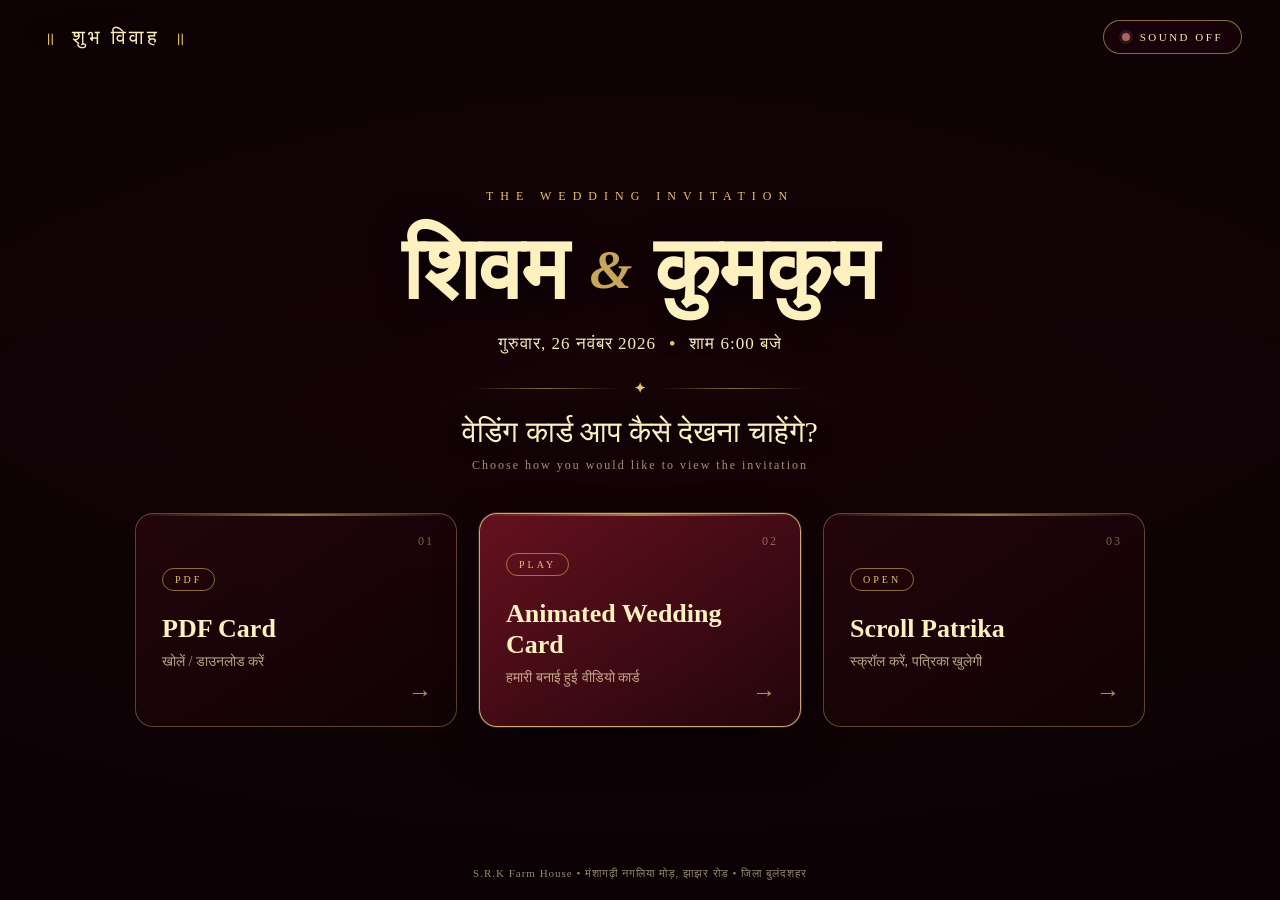
<file: index.html>
<!DOCTYPE html>
<html lang="hi">
<head>
  <meta charset="UTF-8">
  <meta name="viewport" content="width=device-width, initial-scale=1.0">
  <title>शुभ विवाह | Shivam & Kumkum</title>
  <link rel="icon" href="data:,">
  <link rel="stylesheet" href="styles.css?v=6">
</head>
<body>
  <video id="bgVideo" class="bg-video" autoplay muted loop playsinline preload="auto">
    <source src="assets/background.mp4?v=3" type="video/mp4">
  </video>
  <div class="overlay" aria-hidden="true"></div>

  <header class="topbar">
    <div class="monogram"><span>॥</span> शुभ विवाह <span>॥</span></div>
    <button id="soundBtn" class="sound-btn" type="button" aria-pressed="false">
      <span class="sound-dot" aria-hidden="true"></span>
      <span id="soundLabel">SOUND OFF</span>
    </button>
  </header>

  <main class="stage">
    <section class="hero">
      <p class="eyebrow">THE WEDDING INVITATION</p>
      <h1><span>शिवम</span><i>&</i><span>कुमकुम</span></h1>
      <p class="date-line">गुरुवार, 26 नवंबर 2026 <b>•</b> शाम 6:00 बजे</p>
      <div class="divider"><span></span><b>✦</b><span></span></div>
      <h2>वेडिंग कार्ड आप कैसे देखना चाहेंगे?</h2>
      <p class="hint">Choose how you would like to view the invitation</p>

      <div class="options">
        <button class="option" type="button" data-action="pdf">
          <span class="option-no">01</span>
          <span class="option-icon">PDF</span>
          <span class="option-title">PDF Card</span>
          <span class="option-sub">खोलें / डाउनलोड करें</span>
          <span class="option-arrow">→</span>
        </button>

        <button class="option featured" type="button" data-action="video">
          <span class="option-no">02</span>
          <span class="option-icon">PLAY</span>
          <span class="option-title">Animated Wedding Card</span>
          <span class="option-sub">हमारी बनाई हुई वीडियो कार्ड</span>
          <span class="option-arrow">→</span>
        </button>

        <button class="option" type="button" data-action="patrika">
          <span class="option-no">03</span>
          <span class="option-icon">OPEN</span>
          <span class="option-title">Scroll Patrika</span>
          <span class="option-sub">स्क्रॉल करें, पत्रिका खुलेगी</span>
          <span class="option-arrow">→</span>
        </button>
      </div>
    </section>
  </main>

  <footer class="footer">S.R.K Farm House • मंशागढ़ी नगलिया मोड़, झाझर रोड • जिला बुलंदशहर</footer>

  <div id="videoModal" class="modal" hidden>
    <div class="modal-backdrop" data-close></div>
    <div class="modal-box" role="dialog" aria-modal="true" aria-label="Animated Wedding Card">
      <button class="modal-close" type="button" data-close aria-label="Close">✕</button>
      <div class="modal-title">Animated Wedding Card</div>
      <video id="cardVideo" controls playsinline preload="auto">
        <source src="assets/animated-wedding-card.mp4?v=2" type="video/mp4">
      </video>
    </div>
  </div>

  <div id="pdfModal" class="modal" hidden>
    <div class="modal-backdrop" data-close></div>
    <div class="modal-box pdf-box" role="dialog" aria-modal="true" aria-label="Wedding Invitation PDF">
      <button class="modal-close" type="button" data-close aria-label="Close">✕</button>
      <div class="modal-title">Wedding Invitation PDF</div>
      <div class="pdf-pages">
        <img src="assets/pdf-page-1.png?v=2" alt="Wedding invitation page 1">
        <img src="assets/pdf-page-2.png?v=2" alt="Wedding invitation page 2">
        <img src="assets/pdf-page-3.png?v=2" alt="Wedding invitation page 3">
      </div>
      <a class="pdf-download" href="assets/wedding-card.pdf?v=2" download>DOWNLOAD PDF ↓</a>
    </div>
  </div>

  <div id="toast" class="toast" role="status" aria-live="polite"></div>
  <script src="script.js?v=7"></script>
</body>
</html>
</file>
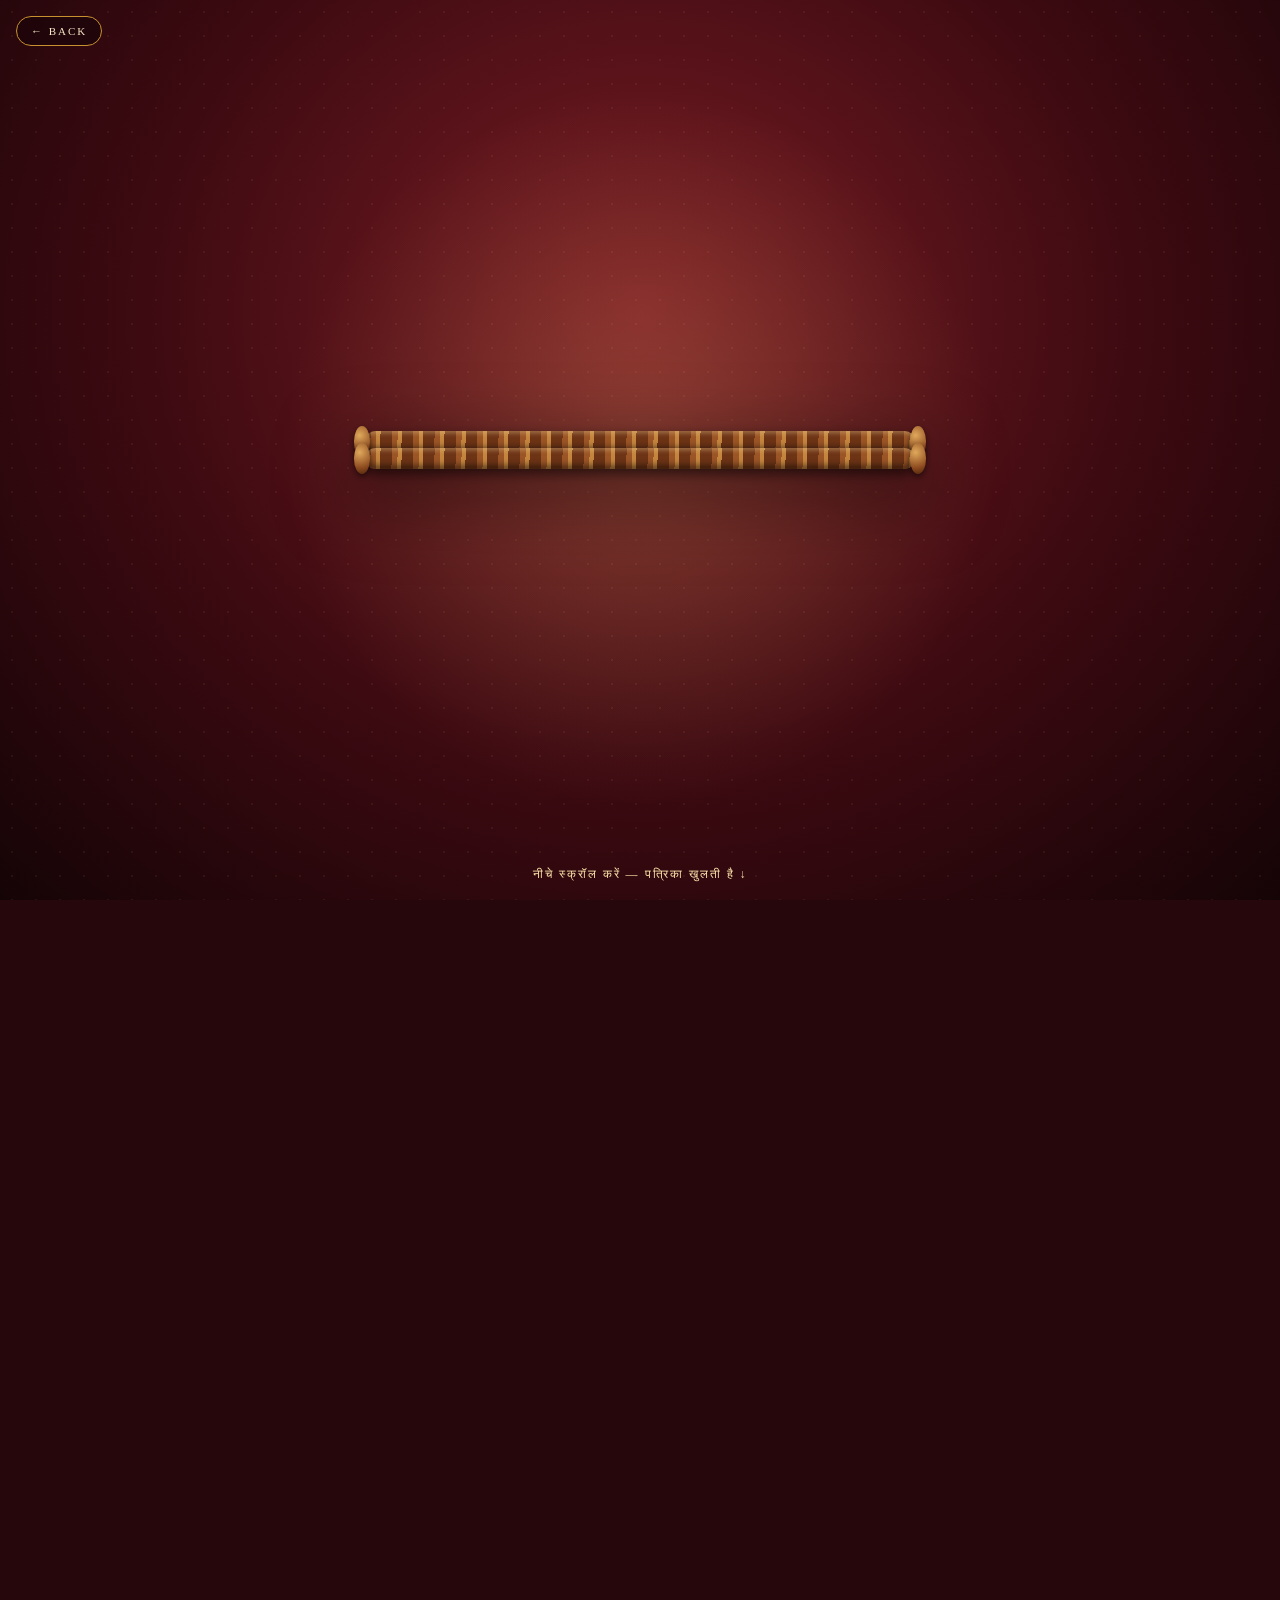
<file: patrika.html>
<!DOCTYPE html>
<html lang="hi">
<head>
<meta charset="UTF-8">
<meta name="viewport" content="width=device-width, initial-scale=1.0">
<title>॥ शुभ विवाह ॥ | Ancient Scroll</title>
<style>
:root{--cream:#f7e8c8;--paper:#efd9ac;--red:#a52a20;--red2:#71150f;--ink:#2b1a12;--gold:#c8912f}
*{margin:0;padding:0;box-sizing:border-box}
html{scroll-behavior:smooth}
body{background:#26070c;color:var(--ink);font-family:Georgia,"Times New Roman",serif;overflow-x:hidden}
.back{position:fixed;top:16px;left:16px;z-index:30;padding:8px 14px;border:1px solid var(--gold);border-radius:999px;background:rgba(30,5,10,.82);color:var(--cream);text-decoration:none;font-size:11px;letter-spacing:2px}
.scroll-root{position:relative;height:640vh}
.stage{position:sticky;top:0;height:100vh;overflow:hidden;display:flex;align-items:center;justify-content:center;flex-direction:column;background:radial-gradient(ellipse at 50% 35%,#7b1d24 0%,#3d0a11 55%,#150406 100%)}
.stage::before{content:"";position:absolute;inset:0;background-image:radial-gradient(rgba(255,220,150,.11) 1px,transparent 1px);background-size:24px 24px;opacity:.55}
.ambient{position:absolute;width:80vmin;height:80vmin;border-radius:50%;background:radial-gradient(circle,rgba(255,205,120,.20),transparent 70%);pointer-events:none}
.scroll-wrap{position:relative;z-index:2;width:min(88vw,620px);display:flex;flex-direction:column;align-items:center;filter:drop-shadow(0 28px 46px rgba(0,0,0,.6))}
.rod{width:108%;height:26px;flex:0 0 auto;position:relative;z-index:4;border-radius:13px;background:repeating-linear-gradient(92deg,#6d3416 0 7px,#9b5526 7px 14px,#c4863f 14px 19px,#6d3416 19px 26px);box-shadow:inset 0 3px 5px rgba(255,220,160,.35),inset 0 -5px 8px rgba(0,0,0,.5),0 6px 14px rgba(0,0,0,.55)}
.rod::before,.rod::after{content:"";position:absolute;top:-6px;width:20px;height:38px;border-radius:50%;background:radial-gradient(circle at 35% 30%,#e0a95c,#8c4a1e 65%,#4b240d);box-shadow:0 3px 8px rgba(0,0,0,.55)}
.rod::before{left:-14px}.rod::after{right:-14px}
.rod.top{margin-bottom:-3px}.rod.bottom{margin-top:-3px}
.parchment{position:relative;width:100%;height:0;overflow:hidden;background:
  radial-gradient(circle at 20% 15%,rgba(160,90,40,.10) 0 2px,transparent 3px),
  radial-gradient(circle at 78% 62%,rgba(160,90,40,.09) 0 2px,transparent 3px),
  repeating-linear-gradient(115deg,rgba(120,70,30,.025) 0 3px,transparent 3px 8px),
  linear-gradient(150deg,var(--cream),var(--paper));
  background-size:29px 29px,37px 37px,auto,auto;border-left:3px solid #6b3d1c;border-right:3px solid #6b3d1c}
.parchment::after{content:"";position:absolute;left:0;right:0;bottom:0;height:20px;background:linear-gradient(rgba(80,40,15,.28),rgba(255,240,200,.08) 65%,rgba(40,15,5,.35));z-index:3;pointer-events:none}
.ink-border{position:absolute;inset:13px;border:3px double var(--red);outline:2px solid var(--ink);outline-offset:5px;pointer-events:none;z-index:2}
.corner{position:absolute;font-size:22px;color:var(--red2);z-index:2}.c1{top:22px;left:24px}.c2{top:22px;right:24px}.c3{bottom:26px;left:24px}.c4{bottom:26px;right:24px}
.content{position:relative;z-index:1;width:100%}
.sec{position:relative;text-align:center;padding:26px 32px 18px;opacity:0}
.sec .orn{color:var(--red);font-size:15px;letter-spacing:9px;margin-bottom:10px}
.sec h1{font-family:"Nirmala UI",serif;color:var(--red2);font-size:clamp(26px,5vw,38px);line-height:1.18}
.sec h2{font-family:"Nirmala UI",serif;color:var(--ink);font-size:clamp(16px,2.8vw,20px);line-height:1.5;font-weight:500}
.sec b{color:var(--red2)}
.tag{font-size:9px;letter-spacing:4px;color:var(--red);font-family:Georgia,serif;line-height:1.4}
.tag+.tag{margin-top:8px}
.tag+h1{margin-top:10px}
.rule{width:72%;height:2px;margin:16px auto;background:linear-gradient(90deg,transparent,var(--gold),transparent)}
.details{padding-top:24px}
.details .when{font-family:"Nirmala UI",serif;font-size:clamp(18px,3.4vw,25px);color:var(--ink);margin:10px 0 8px}
.details .where{font-family:"Nirmala UI",serif;font-size:clamp(14px,2.7vw,19px);color:var(--red2);line-height:1.6}
.names h1{font-size:clamp(32px,6.4vw,52px);letter-spacing:1px}
.names h1 em{font-style:normal;color:var(--gold);font-size:.7em;margin:0 10px}
.names .parents{font-family:"Nirmala UI",serif;font-size:clamp(11px,2.2vw,14px);color:var(--ink);line-height:1.7;margin-top:12px}
.ganesh{padding-bottom:20px}
.ganesh svg{width:min(43vw,195px);height:auto;display:block;margin:12px auto 14px;filter:drop-shadow(0 8px 14px rgba(100,30,10,.35))}
.ganesh .tag{margin-top:0}
.hint{position:fixed;bottom:18px;left:50%;transform:translateX(-50%);z-index:20;color:#ffe6ac;font-family:"Nirmala UI",serif;font-size:12px;letter-spacing:2px;animation:bob 1.7s infinite ease-in-out;transition:opacity .35s}
@keyframes bob{0%,100%{transform:translate(-50%,0)}50%{transform:translate(-50%,7px)}}
@media(max-width:520px){.scroll-root{height:700vh}.sec{padding:22px 22px 14px}.rod{height:22px}}
</style>
</head>
<body>
<a class="back" href="index.html">← BACK</a>
<div class="scroll-root" id="wrap">
  <div class="stage" id="stage">
    <div class="ambient"></div>
    <div class="scroll-wrap" id="scrollWrap">
      <div class="rod top" id="rodTop"></div>
      <div class="parchment" id="paper">
        <div class="ink-border"></div>
        <span class="corner c1">❀</span><span class="corner c2">❀</span>
        <span class="corner c3">❀</span><span class="corner c4">❀</span>
        <div class="content">
          <section class="sec header" id="secHeader">
            <div class="orn">॥ ✦ ॥ ✦ ॥</div>
            <div class="tag">THE WEDDING INVITATION</div>
            <h1>॥ शुभ विवाह ॥</h1>
            <div class="rule"></div>
          </section>

          <section class="sec names" id="secNames">
            <h1>शिवम <em>&</em> कुमकुम</h1>
            <div class="parents">
              सुपुत्र: श्री महेश चंद्र गुप्ता एवं श्रीमती प्रेमलता गुप्ता<br>
              सुपुत्री: श्री मुन्ना लाल गुप्ता एवं श्रीमती तनु गुप्ता
            </div>
            <div class="rule"></div>
          </section>

          <section class="sec details" id="secDetails">
            <div class="tag">WITH LOVE, WE INVITE YOU</div>
            <div class="tag">THE WEDDING CEREMONY</div>
            <div class="when"><b>गुरुवार, 26 नवंबर 2026</b> • शाम 6:00 बजे</div>
            <div class="where"><b>स्थान</b><br>S.R.K Farm House<br>मंशागढ़ी नगलिया मोड़, झाझर रोड<br>जिला - बुलंदशहर</div>
            <div class="rule"></div>
          </section>

          <section class="sec ganesh" id="secGanesh">
            <svg viewBox="0 0 300 300" xmlns="http://www.w3.org/2000/svg">
              <defs>
                <radialGradient id="gBody" cx="36%" cy="28%" r="76%"><stop offset="0" stop-color="#df6047"/><stop offset=".52" stop-color="#a52a20"/><stop offset="1" stop-color="#68150e"/></radialGradient>
                <linearGradient id="gGold" x1="0" y1="0" x2="0" y2="1"><stop offset="0" stop-color="#f6dda0"/><stop offset=".48" stop-color="#c8912f"/><stop offset="1" stop-color="#875916"/></linearGradient>
                <radialGradient id="gBelly" cx="42%" cy="32%" r="70%"><stop offset="0" stop-color="#c85038"/><stop offset="1" stop-color="#7d1b12"/></radialGradient>
                <filter id="soft"><feGaussianBlur stdDeviation="1.6"/></filter>
              </defs>
              <ellipse cx="150" cy="277" rx="84" ry="10" fill="#3d1109" opacity=".30"/>
              <path d="M82 244 C98 230 122 233 136 250 C118 263 92 263 82 244Z" fill="url(#gBody)" stroke="#2b1a12" stroke-width="4"/>
              <path d="M218 244 C202 230 178 233 164 250 C182 263 208 263 218 244Z" fill="url(#gBody)" stroke="#2b1a12" stroke-width="4"/>
              <path d="M88 176 C60 188 52 224 76 240" fill="none" stroke="#2b1a12" stroke-width="22" stroke-linecap="round"/>
              <path d="M88 176 C60 188 52 224 76 240" fill="none" stroke="url(#gBody)" stroke-width="17" stroke-linecap="round"/>
              <path d="M212 176 C240 188 248 224 224 240" fill="none" stroke="#2b1a12" stroke-width="22" stroke-linecap="round"/>
              <path d="M212 176 C240 188 248 224 224 240" fill="none" stroke="url(#gBody)" stroke-width="17" stroke-linecap="round"/>
              <ellipse cx="150" cy="212" rx="88" ry="66" fill="url(#gBody)" stroke="#2b1a12" stroke-width="4"/>
              <ellipse cx="150" cy="224" rx="56" ry="48" fill="url(#gBelly)" opacity=".85"/>
              <ellipse cx="68" cy="118" rx="38" ry="58" fill="url(#gBody)" stroke="#2b1a12" stroke-width="4" transform="rotate(-16 68 118)"/>
              <ellipse cx="68" cy="120" rx="22" ry="38" fill="#7c1c13" opacity=".55" transform="rotate(-16 68 120)"/>
              <ellipse cx="232" cy="118" rx="38" ry="58" fill="url(#gBody)" stroke="#2b1a12" stroke-width="4" transform="rotate(16 232 118)"/>
              <ellipse cx="232" cy="120" rx="22" ry="38" fill="#7c1c13" opacity=".55" transform="rotate(16 232 120)"/>
              <ellipse cx="150" cy="116" rx="84" ry="77" fill="url(#gBody)" stroke="#2b1a12" stroke-width="4"/>
              <ellipse cx="114" cy="139" rx="21" ry="14" fill="#ef8a6d" opacity=".32" filter="url(#soft)"/>
              <ellipse cx="186" cy="139" rx="21" ry="14" fill="#ef8a6d" opacity=".32" filter="url(#soft)"/>
              <path d="M70 62 L80 24 L112 52 L150 6 L188 52 L220 24 L230 62 Q150 46 70 62Z" fill="url(#gGold)" stroke="#2b1a12" stroke-width="4"/>
              <circle cx="150" cy="30" r="7" fill="#a52a20" stroke="#2b1a12" stroke-width="2"/>
              <circle cx="96" cy="48" r="5" fill="#a52a20" stroke="#2b1a12" stroke-width="2"/>
              <circle cx="204" cy="48" r="5" fill="#a52a20" stroke="#2b1a12" stroke-width="2"/>
              <ellipse cx="116" cy="110" rx="15" ry="13" fill="#fff3d2" stroke="#2b1a12" stroke-width="3"/>
              <ellipse cx="184" cy="110" rx="15" ry="13" fill="#fff3d2" stroke="#2b1a12" stroke-width="3"/>
              <circle id="pupL" cx="116" cy="110" r="5" fill="#2b1a12"/>
              <circle id="pupR" cx="184" cy="110" r="5" fill="#2b1a12"/>
              <circle cx="111" cy="105" r="2.6" fill="#fff" opacity=".9"/>
              <circle cx="179" cy="105" r="2.6" fill="#fff" opacity=".9"/>
              <path d="M150 78 L156 92 L150 98 L144 92Z" fill="url(#gGold)" stroke="#2b1a12" stroke-width="1.5"/>
              <path d="M136 156 C126 198 182 204 168 248 C162 270 128 268 124 248" fill="none" stroke="#2b1a12" stroke-width="34" stroke-linecap="round"/>
              <path d="M136 156 C126 198 182 204 168 248 C162 270 128 268 124 248" fill="none" stroke="url(#gBody)" stroke-width="28" stroke-linecap="round"/>
              <path d="M140 168 C134 200 174 206 164 244" fill="none" stroke="#6d160f" stroke-width="2" opacity=".45"/>
              <path d="M170 152 L192 180 L168 176Z" fill="#fff3d2" stroke="#2b1a12" stroke-width="3"/>
              <path d="M112 174 Q150 198 188 174" fill="none" stroke="url(#gGold)" stroke-width="7" stroke-linecap="round"/>
              <circle cx="126" cy="184" r="4" fill="#f6dda0" stroke="#2b1a12" stroke-width="1.5"/>
              <circle cx="150" cy="190" r="4" fill="#a52a20" stroke="#2b1a12" stroke-width="1.5"/>
              <circle cx="174" cy="184" r="4" fill="#f6dda0" stroke="#2b1a12" stroke-width="1.5"/>
            </svg>
            <div class="tag">॥ श्री गणेशाय नमः ॥</div>
          </section>
        </div>
      </div>
      <div class="rod bottom" id="rodBottom"></div>
    </div>
    <div class="hint" id="hint">नीचे स्क्रॉल करें — पत्रिका खुलती है ↓</div>
  </div>
</div>
<script>
(function(){
 var wrap=document.getElementById('wrap'),stage=document.getElementById('stage'),paper=document.getElementById('paper'),
 sw=document.getElementById('scrollWrap'),hd=document.getElementById('secHeader'),
 d=document.getElementById('secDetails'),n=document.getElementById('secNames'),g=document.getElementById('secGanesh'),
 pl=document.getElementById('pupL'),pr=document.getElementById('pupR'),hint=document.getElementById('hint');
 var ch=0,natural=0;
 function cl(v){return Math.max(0,Math.min(1,v));}
 function measure(){
  sw.style.zoom='1';
  ch=document.querySelector('.content').scrollHeight;
  natural=ch+58;
 }
 measure();
 window.addEventListener('resize',measure);
 function tick(){
  var total=wrap.offsetHeight-window.innerHeight;
  var p=cl(-wrap.getBoundingClientRect().top/total);
  var z=Math.min(1,stage.clientHeight*0.90/natural);
  var cur=parseFloat(sw.style.zoom||'1');
  if(Math.abs(cur-z)>0.005)sw.style.zoom=z.toFixed(3);
  var u=cl(p/0.84);
  paper.style.height=Math.round(u*ch)+'px';
  hd.style.opacity=cl((u-0.01)/0.07).toFixed(3);
  n.style.opacity=cl((u-0.27)/0.10).toFixed(3);
  d.style.opacity=cl((u-0.49)/0.10).toFixed(3);
  g.style.opacity=cl((u-0.69)/0.10).toFixed(3);
  var glow=cl((u-0.74)/0.12);
  var r=(5+2.4*glow).toFixed(1);
  pl.setAttribute('r',r);pr.setAttribute('r',r);
  var col=glow>0.35?'#ffd24a':'#2b1a12';
  pl.setAttribute('fill',col);pr.setAttribute('fill',col);
  hint.style.opacity=cl(1-p*7).toFixed(3);
  requestAnimationFrame(tick);
 }
 requestAnimationFrame(tick);
})();
</script>
</body>
</html>
</file>
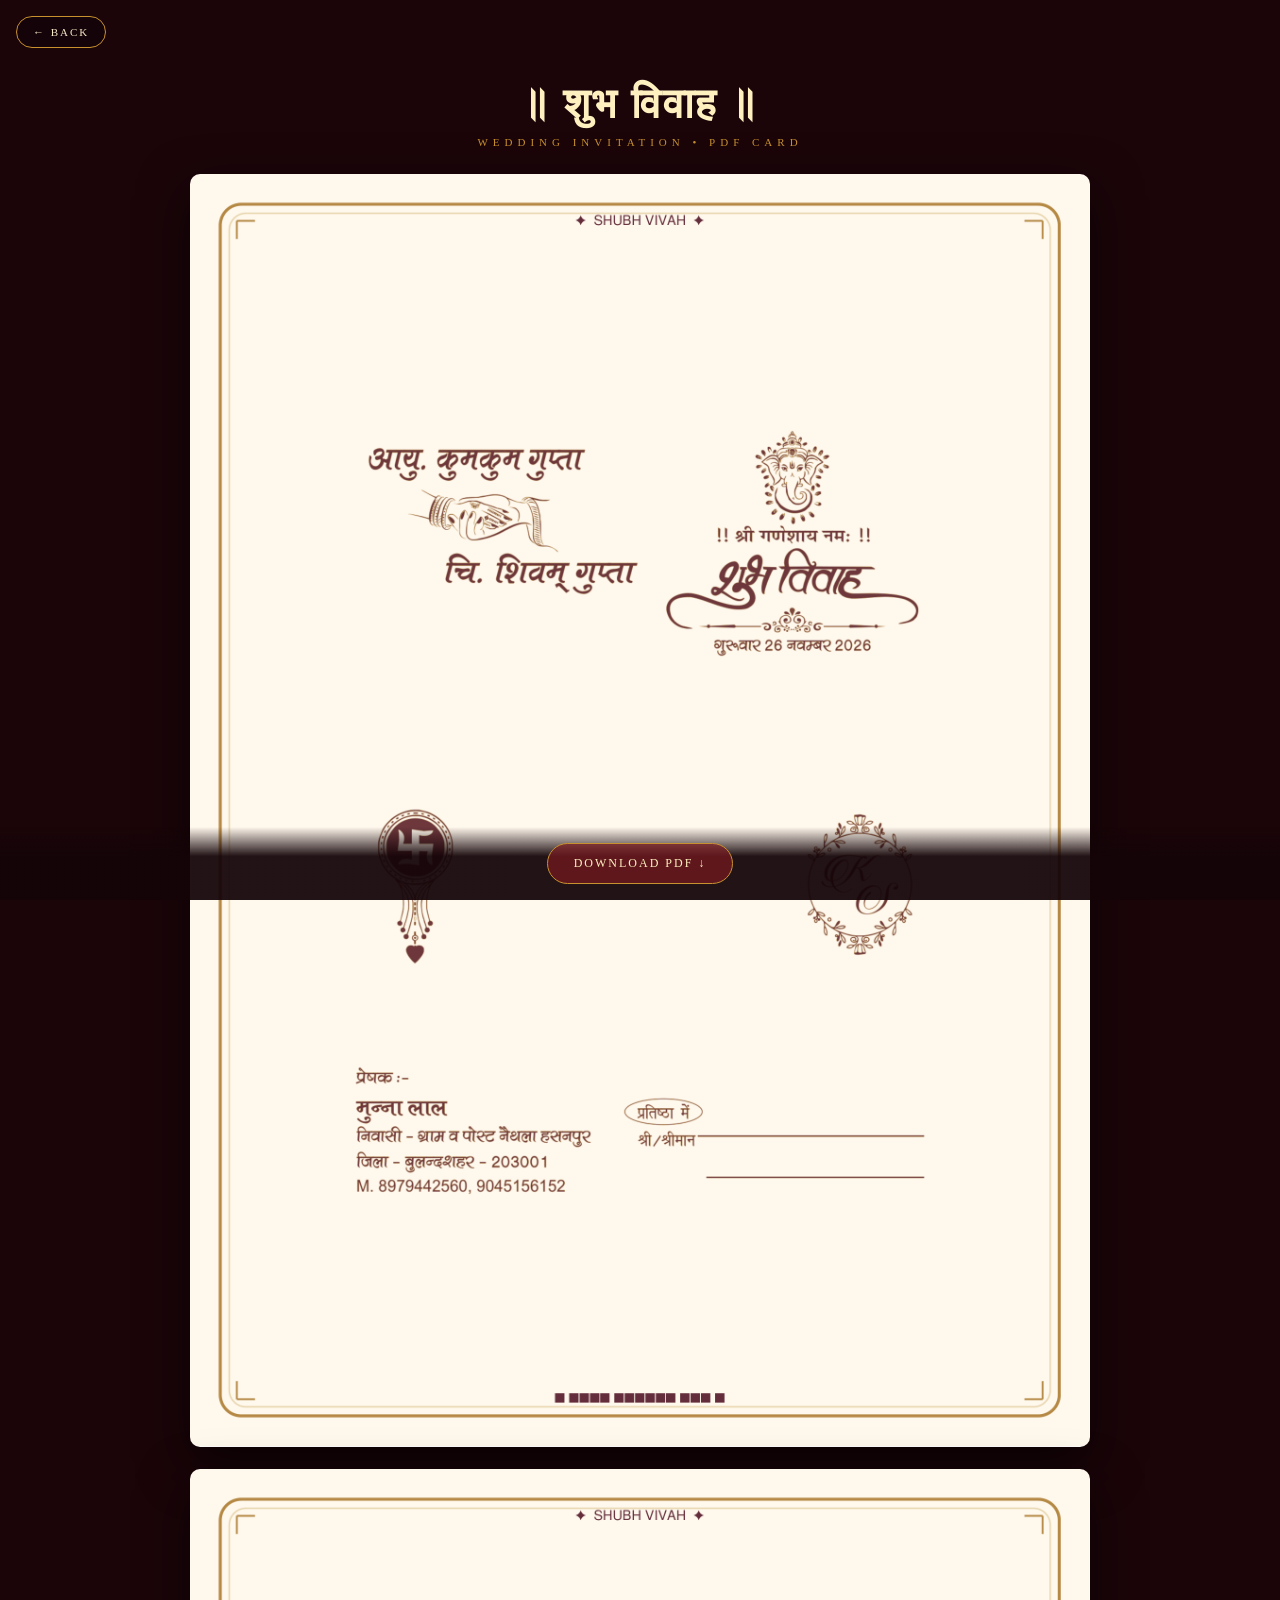
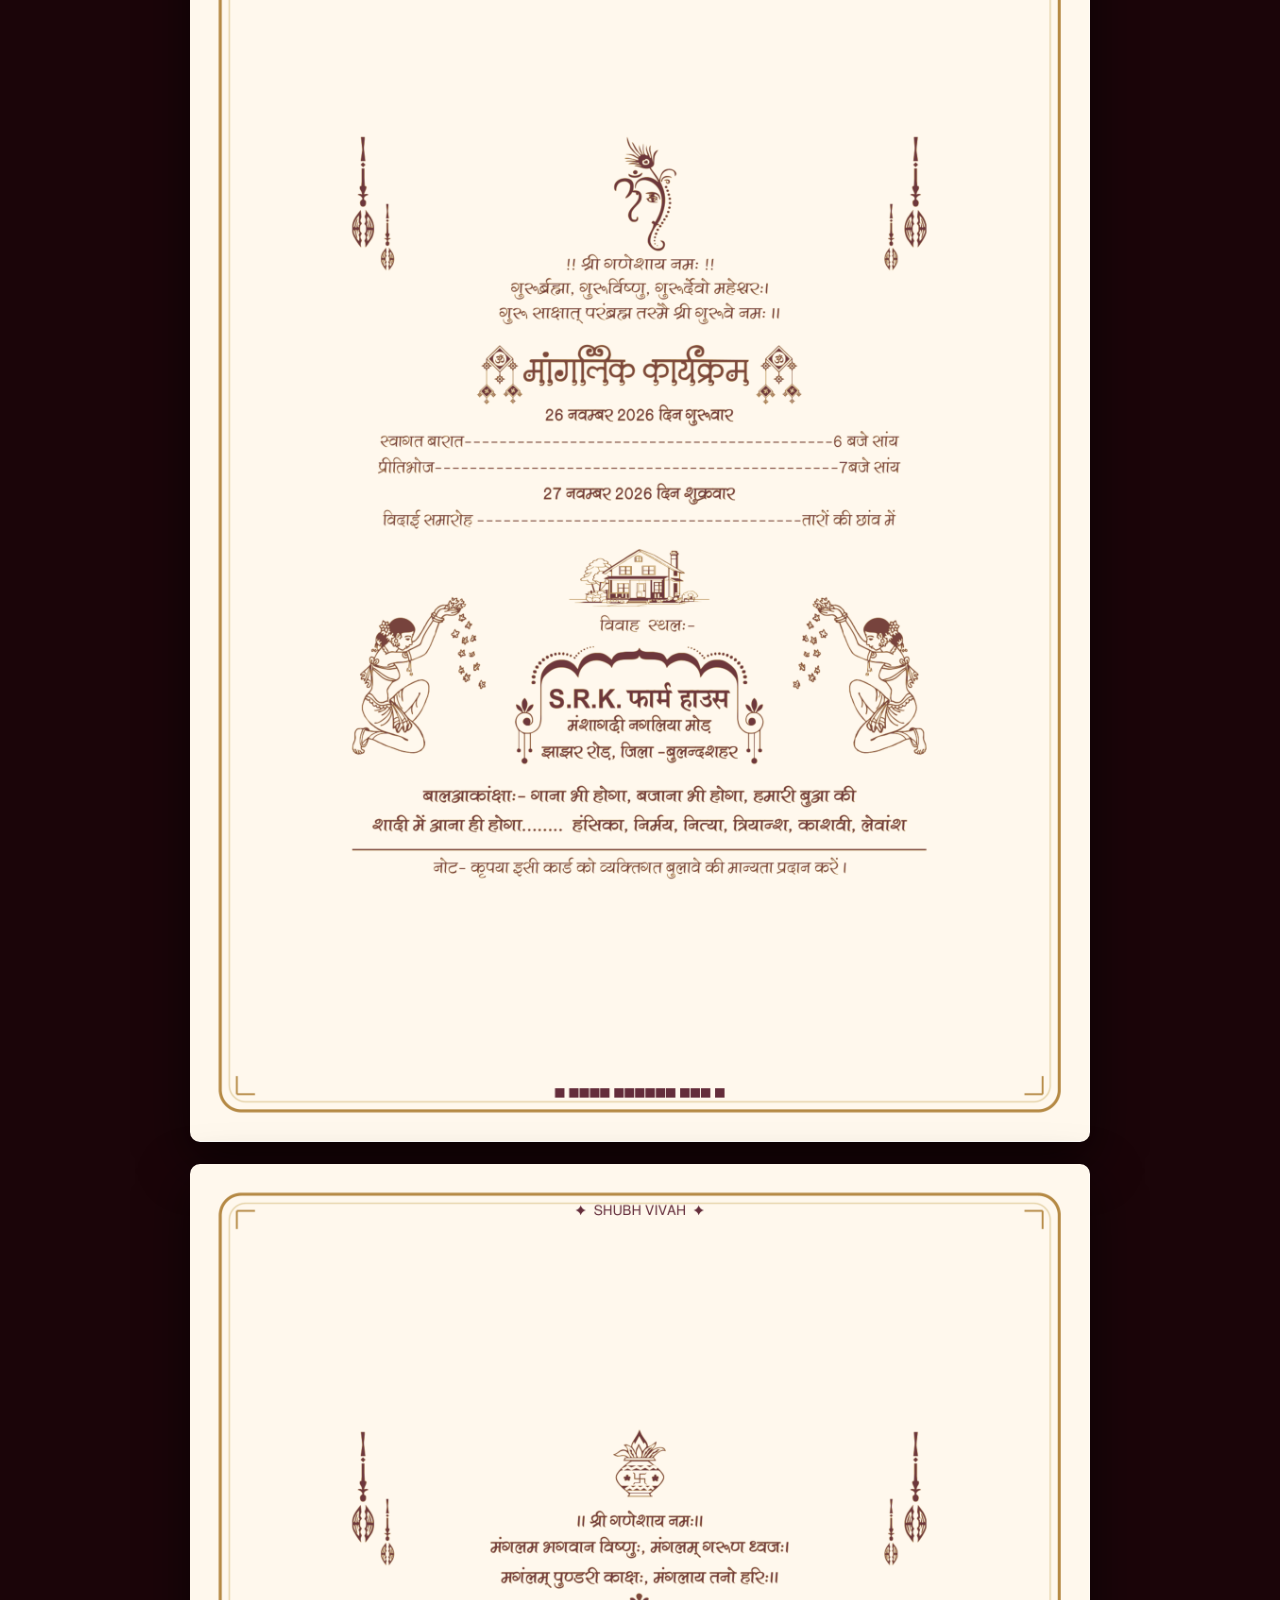
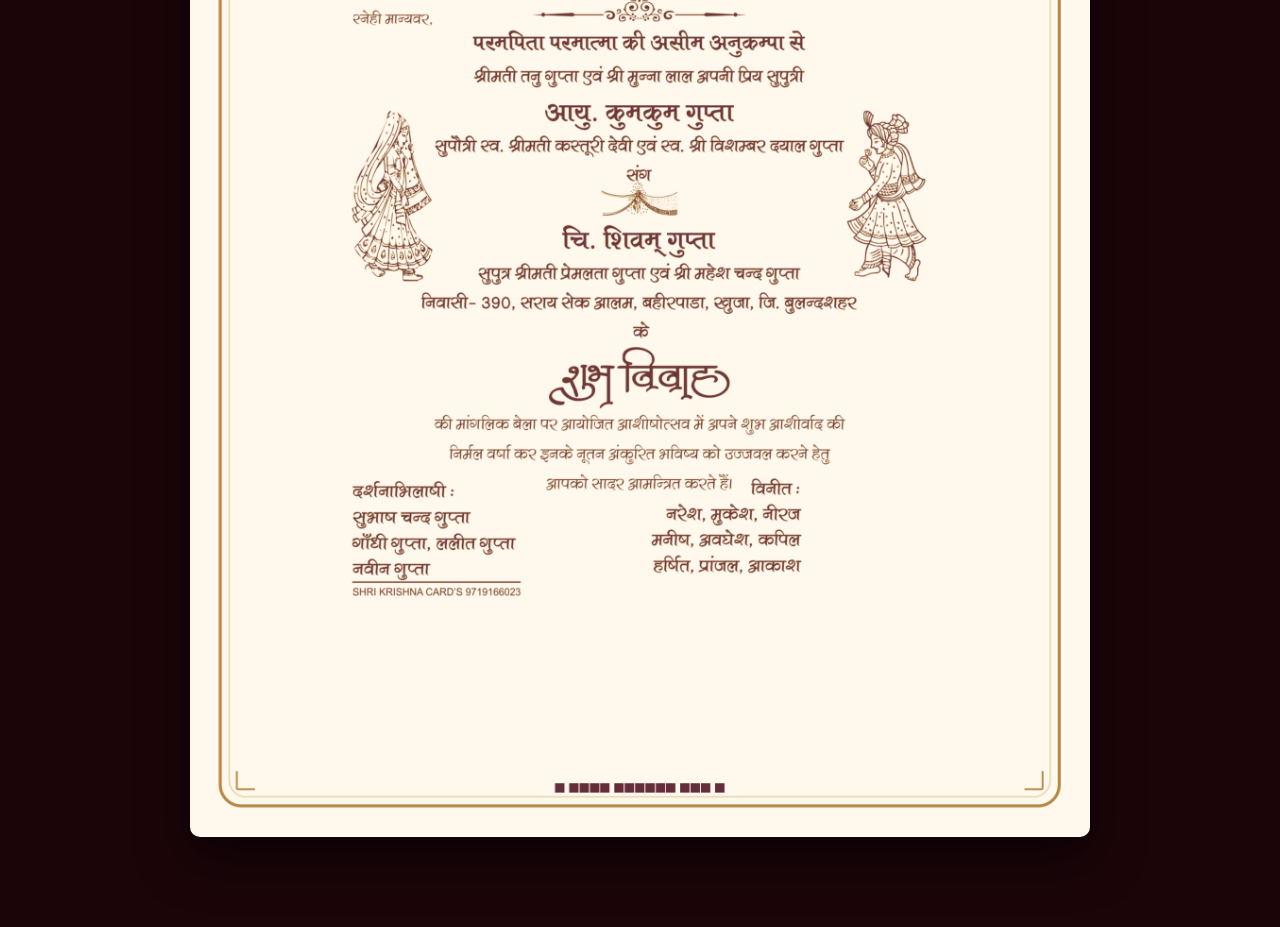
<file: pdf.html>
<!DOCTYPE html>
<html lang="hi">
<head>
<meta charset="UTF-8">
<meta name="viewport" content="width=device-width, initial-scale=1.0">
<title>शुभ विवाह | PDF Card</title>
<link rel="icon" href="data:,">
<style>
:root{--gold:#c8912f;--cream:#f7e8c8}
*{margin:0;padding:0;box-sizing:border-box}
body{background:#1b0509;color:var(--cream);font-family:Georgia,"Nirmala UI",serif;padding:74px 16px 90px}
.back{position:fixed;top:16px;left:16px;z-index:10;padding:9px 16px;border:1px solid var(--gold);border-radius:999px;background:rgba(20,4,8,.88);color:var(--cream);text-decoration:none;font-size:11px;letter-spacing:2px}
.head{text-align:center;margin:6px auto 26px}
.head h1{font-family:"Nirmala UI",serif;font-size:clamp(26px,6vw,42px);color:#fff0c0;letter-spacing:2px}
.head p{font-size:11px;letter-spacing:5px;color:var(--gold);margin-top:8px}
.pages{max-width:900px;margin:0 auto;display:flex;flex-direction:column;gap:22px}
.pages img{display:block;width:100%;height:auto;border-radius:10px;background:#fff;box-shadow:0 18px 50px rgba(0,0,0,.6)}
.bar{position:fixed;bottom:0;left:0;right:0;z-index:10;text-align:center;padding:16px;background:linear-gradient(transparent,rgba(20,4,8,.94) 40%)}
.bar a{display:inline-block;padding:12px 26px;border:1px solid var(--gold);border-radius:999px;color:#fff0c0;text-decoration:none;font-size:12px;letter-spacing:2px;background:rgba(120,25,30,.7)}
</style>
</head>
<body>
<a class="back" href="index.html">← BACK</a>
<div class="head">
  <h1>॥ शुभ विवाह ॥</h1>
  <p>WEDDING INVITATION • PDF CARD</p>
</div>
<div class="pages">
  <img src="assets/pdf-page-1.png?v=2" alt="Wedding invitation page 1">
  <img src="assets/pdf-page-2.png?v=2" alt="Wedding invitation page 2">
  <img src="assets/pdf-page-3.png?v=2" alt="Wedding invitation page 3">
</div>
<div class="bar"><a href="assets/wedding-card.pdf?v=2" download>DOWNLOAD PDF ↓</a></div>
</body>
</html>
</file>
<file: styles.css>
:root {
  --gold: #e8c36a;
  --gold-light: #fff0c0;
  --gold-soft: rgba(232, 195, 106, 0.55);
  --ivory: #fde9b8;
  --maroon: #5a101c;
  --ink: #120306;
}

* { box-sizing: border-box; margin: 0; padding: 0; }
html, body { height: 100%; }
body {
  font-family: Georgia, "Times New Roman", serif;
  color: var(--gold-light);
  background: var(--ink);
  overflow: hidden;
}

.bg-video {
  position: fixed;
  inset: 0;
  width: 100%;
  height: 100%;
  object-fit: cover;
  z-index: 0;
  filter: brightness(1.18) saturate(1.12) contrast(1.05);
}
.overlay {
  position: fixed;
  inset: 0;
  z-index: 1;
  background:
    radial-gradient(ellipse at center, rgba(10, 2, 4, 0.05) 0%, rgba(8, 1, 3, 0.45) 100%),
    linear-gradient(180deg, rgba(20, 3, 8, 0.45) 0%, rgba(35, 6, 13, 0.22) 45%, rgba(10, 1, 4, 0.58) 100%);
}

.topbar {
  position: fixed;
  top: 0;
  left: 0;
  right: 0;
  z-index: 5;
  display: flex;
  align-items: center;
  justify-content: space-between;
  gap: 16px;
  padding: 20px 38px;
}
.monogram {
  font-family: "Nirmala UI", Georgia, serif;
  font-size: 20px;
  letter-spacing: 3px;
  color: var(--gold-light);
  text-shadow: 0 2px 18px rgba(0, 0, 0, 0.8);
}
.monogram span { color: var(--gold); margin: 0 6px; font-size: 17px; }

.sound-btn {
  display: inline-flex;
  align-items: center;
  gap: 10px;
  padding: 10px 18px;
  border: 1px solid var(--gold-soft);
  border-radius: 999px;
  background: rgba(30, 5, 11, 0.55);
  backdrop-filter: blur(10px);
  color: var(--ivory);
  font-family: Georgia, serif;
  font-size: 11px;
  letter-spacing: 2.5px;
  cursor: pointer;
  transition: background 0.25s, border-color 0.25s, transform 0.25s;
}
.sound-btn:hover { background: rgba(90, 16, 28, 0.8); border-color: var(--gold); transform: translateY(-2px); }
.sound-dot {
  width: 8px;
  height: 8px;
  border-radius: 50%;
  background: #a8645f;
  box-shadow: 0 0 0 3px rgba(168, 100, 95, 0.18);
}
.sound-btn.on .sound-dot { background: #7de0a6; box-shadow: 0 0 12px #7de0a6, 0 0 0 3px rgba(125, 224, 166, 0.2); }

.stage {
  position: relative;
  z-index: 2;
  min-height: 100vh;
  display: flex;
  align-items: center;
  justify-content: center;
  padding: 104px 26px 88px;
}
.hero { width: 100%; max-width: 1080px; text-align: center; }

.eyebrow {
  font-size: 12px;
  letter-spacing: 7px;
  color: var(--gold);
  margin-bottom: 18px;
  animation: fadeUp 0.9s ease both;
}
h1 {
  display: flex;
  align-items: center;
  justify-content: center;
  gap: 22px;
  font-family: "Nirmala UI", Georgia, serif;
  font-size: clamp(46px, 7vw, 88px);
  font-weight: 700;
  line-height: 1.1;
  color: var(--gold-light);
  text-shadow: 0 4px 30px rgba(0, 0, 0, 0.85);
  animation: fadeUp 1s ease 0.1s both;
}
h1 i {
  font-size: 0.62em;
  font-style: italic;
  color: var(--gold);
  opacity: 0.85;
}
.date-line {
  margin-top: 16px;
  font-family: "Nirmala UI", Georgia, serif;
  font-size: 17px;
  letter-spacing: 1px;
  color: var(--ivory);
  animation: fadeUp 1s ease 0.2s both;
}
.date-line b { color: var(--gold); margin: 0 8px; }

.divider {
  display: flex;
  align-items: center;
  justify-content: center;
  gap: 14px;
  margin: 26px auto 18px;
  max-width: 340px;
  animation: fadeUp 1s ease 0.28s both;
}
.divider span { height: 1px; flex: 1; background: linear-gradient(90deg, transparent, var(--gold-soft), transparent); }
.divider b { color: var(--gold); font-size: 14px; }

h2 {
  font-family: "Nirmala UI", Georgia, serif;
  font-size: clamp(21px, 3vw, 30px);
  font-weight: 500;
  color: var(--gold-light);
  text-shadow: 0 2px 18px rgba(0, 0, 0, 0.9);
  animation: fadeUp 1s ease 0.36s both;
}
.hint {
  margin-top: 8px;
  font-size: 12px;
  letter-spacing: 2px;
  color: rgba(253, 233, 184, 0.62);
  animation: fadeUp 1s ease 0.42s both;
}

.options {
  display: grid;
  grid-template-columns: repeat(3, 1fr);
  gap: 22px;
  max-width: 1010px;
  margin: 40px auto 0;
}
.option {
  position: relative;
  overflow: hidden;
  min-height: 214px;
  text-align: left;
  padding: 28px 26px 30px;
  border: 1px solid rgba(232, 195, 106, 0.34);
  border-radius: 18px;
  background: linear-gradient(145deg, rgba(44, 8, 15, 0.66), rgba(18, 3, 6, 0.72));
  backdrop-filter: blur(12px);
  color: var(--gold-light);
  font-family: inherit;
  cursor: pointer;
  transition: transform 0.3s ease, border-color 0.3s ease, box-shadow 0.3s ease, background 0.3s ease;
  animation: fadeUp 0.9s ease both;
}
.option:nth-child(1) { animation-delay: 0.5s; }
.option:nth-child(2) { animation-delay: 0.6s; }
.option:nth-child(3) { animation-delay: 0.7s; }
.option::before {
  content: "";
  position: absolute;
  inset: 0 0 auto 0;
  height: 2px;
  background: linear-gradient(90deg, transparent, var(--gold), transparent);
  opacity: 0.6;
}
.option:hover {
  transform: translateY(-9px);
  border-color: var(--gold);
  box-shadow: 0 22px 48px rgba(0, 0, 0, 0.55), 0 0 34px rgba(232, 195, 106, 0.18);
  background: linear-gradient(145deg, rgba(86, 14, 27, 0.78), rgba(25, 4, 9, 0.82));
}
.option.featured {
  border-color: rgba(255, 226, 160, 0.72);
  background: linear-gradient(145deg, rgba(125, 22, 38, 0.78), rgba(40, 6, 13, 0.8));
  box-shadow: 0 0 0 1px rgba(232, 195, 106, 0.18), 0 18px 44px rgba(0, 0, 0, 0.45);
}
.option-no {
  position: absolute;
  top: 20px;
  right: 22px;
  font-size: 12px;
  letter-spacing: 2px;
  color: rgba(253, 233, 184, 0.42);
}
.option-icon {
  display: inline-block;
  padding: 5px 12px;
  border: 1px solid var(--gold-soft);
  border-radius: 999px;
  font-size: 10px;
  letter-spacing: 3px;
  color: var(--gold);
}
.option-title {
  display: block;
  margin-top: 22px;
  font-size: 26px;
  font-weight: 600;
  line-height: 1.2;
  color: var(--gold-light);
}
.option-sub {
  display: block;
  margin-top: 10px;
  font-family: "Nirmala UI", Georgia, serif;
  font-size: 14px;
  color: rgba(253, 233, 184, 0.7);
}
.option-arrow {
  position: absolute;
  right: 24px;
  bottom: 20px;
  font-size: 24px;
  color: var(--gold);
  opacity: 0.75;
  transition: transform 0.3s ease, opacity 0.3s ease;
}
.option:hover .option-arrow { transform: translateX(6px); opacity: 1; }

.footer {
  position: fixed;
  z-index: 2;
  bottom: 0;
  left: 0;
  right: 0;
  padding: 16px 20px 20px;
  text-align: center;
  font-family: "Nirmala UI", Georgia, serif;
  font-size: 11px;
  letter-spacing: 1px;
  color: rgba(253, 233, 184, 0.58);
  pointer-events: none;
}

.modal[hidden] { display: none; }
.modal {
  position: fixed;
  inset: 0;
  z-index: 20;
  display: flex;
  align-items: center;
  justify-content: center;
  padding: 26px;
}
.modal-backdrop {
  position: absolute;
  inset: 0;
  background: rgba(6, 1, 3, 0.9);
  backdrop-filter: blur(9px);
}
.modal-box {
  position: relative;
  z-index: 1;
  width: min(94vw, 660px);
  padding: 18px 18px 20px;
  border: 1px solid var(--gold-soft);
  border-radius: 20px;
  background: linear-gradient(145deg, rgba(70, 10, 22, 0.96), rgba(18, 3, 6, 0.98));
  box-shadow: 0 30px 80px rgba(0, 0, 0, 0.7);
}
.modal-title {
  text-align: center;
  font-size: 15px;
  letter-spacing: 3px;
  color: var(--gold);
  margin-bottom: 14px;
}
#cardVideo {
  display: block;
  width: 100%;
  max-height: 74vh;
  border-radius: 12px;
  background: #000;
}
.pdf-box { width: min(94vw, 860px); }
.pdf-pages {
  height: min(70vh, 820px);
  overflow: auto;
  border-radius: 12px;
  background: #fff;
  padding: 10px;
  display: flex;
  flex-direction: column;
  gap: 10px;
}
.pdf-pages img { display: block; width: 100%; height: auto; border-radius: 6px; }
.pdf-download {
  display: inline-block;
  margin-top: 12px;
  color: var(--gold);
  font-size: 12px;
  letter-spacing: 2px;
  text-decoration: none;
}
.modal-close {
  position: absolute;
  top: -14px;
  right: -14px;
  width: 38px;
  height: 38px;
  border-radius: 50%;
  border: 1px solid var(--gold);
  background: #2a070e;
  color: var(--gold-light);
  font-size: 17px;
  cursor: pointer;
}
.modal-close:hover { background: var(--maroon); }

.toast {
  position: fixed;
  left: 50%;
  bottom: 70px;
  z-index: 30;
  transform: translate(-50%, 16px);
  padding: 13px 24px;
  border: 1px solid var(--gold-soft);
  border-radius: 999px;
  background: rgba(26, 5, 11, 0.94);
  color: var(--ivory);
  font-family: "Nirmala UI", Georgia, serif;
  font-size: 14px;
  opacity: 0;
  pointer-events: none;
  transition: opacity 0.3s ease, transform 0.3s ease;
}
.toast.show { opacity: 1; transform: translate(-50%, 0); }

@keyframes fadeUp {
  from { opacity: 0; transform: translateY(18px); }
  to { opacity: 1; transform: translateY(0); }
}

@media (max-width: 860px) {
  body { overflow-y: auto; }
  .topbar { padding: 16px 18px; }
  .monogram { font-size: 16px; letter-spacing: 1px; }
  .sound-btn { padding: 8px 12px; font-size: 10px; }
  .stage { min-height: auto; padding: 96px 18px 90px; }
  .options { grid-template-columns: 1fr; max-width: 520px; gap: 14px; }
  .option { min-height: 150px; padding: 22px; }
  .option-title { margin-top: 14px; font-size: 23px; }
  .footer { position: static; padding: 0 18px 24px; }
  h1 { gap: 12px; }
}
</file>
